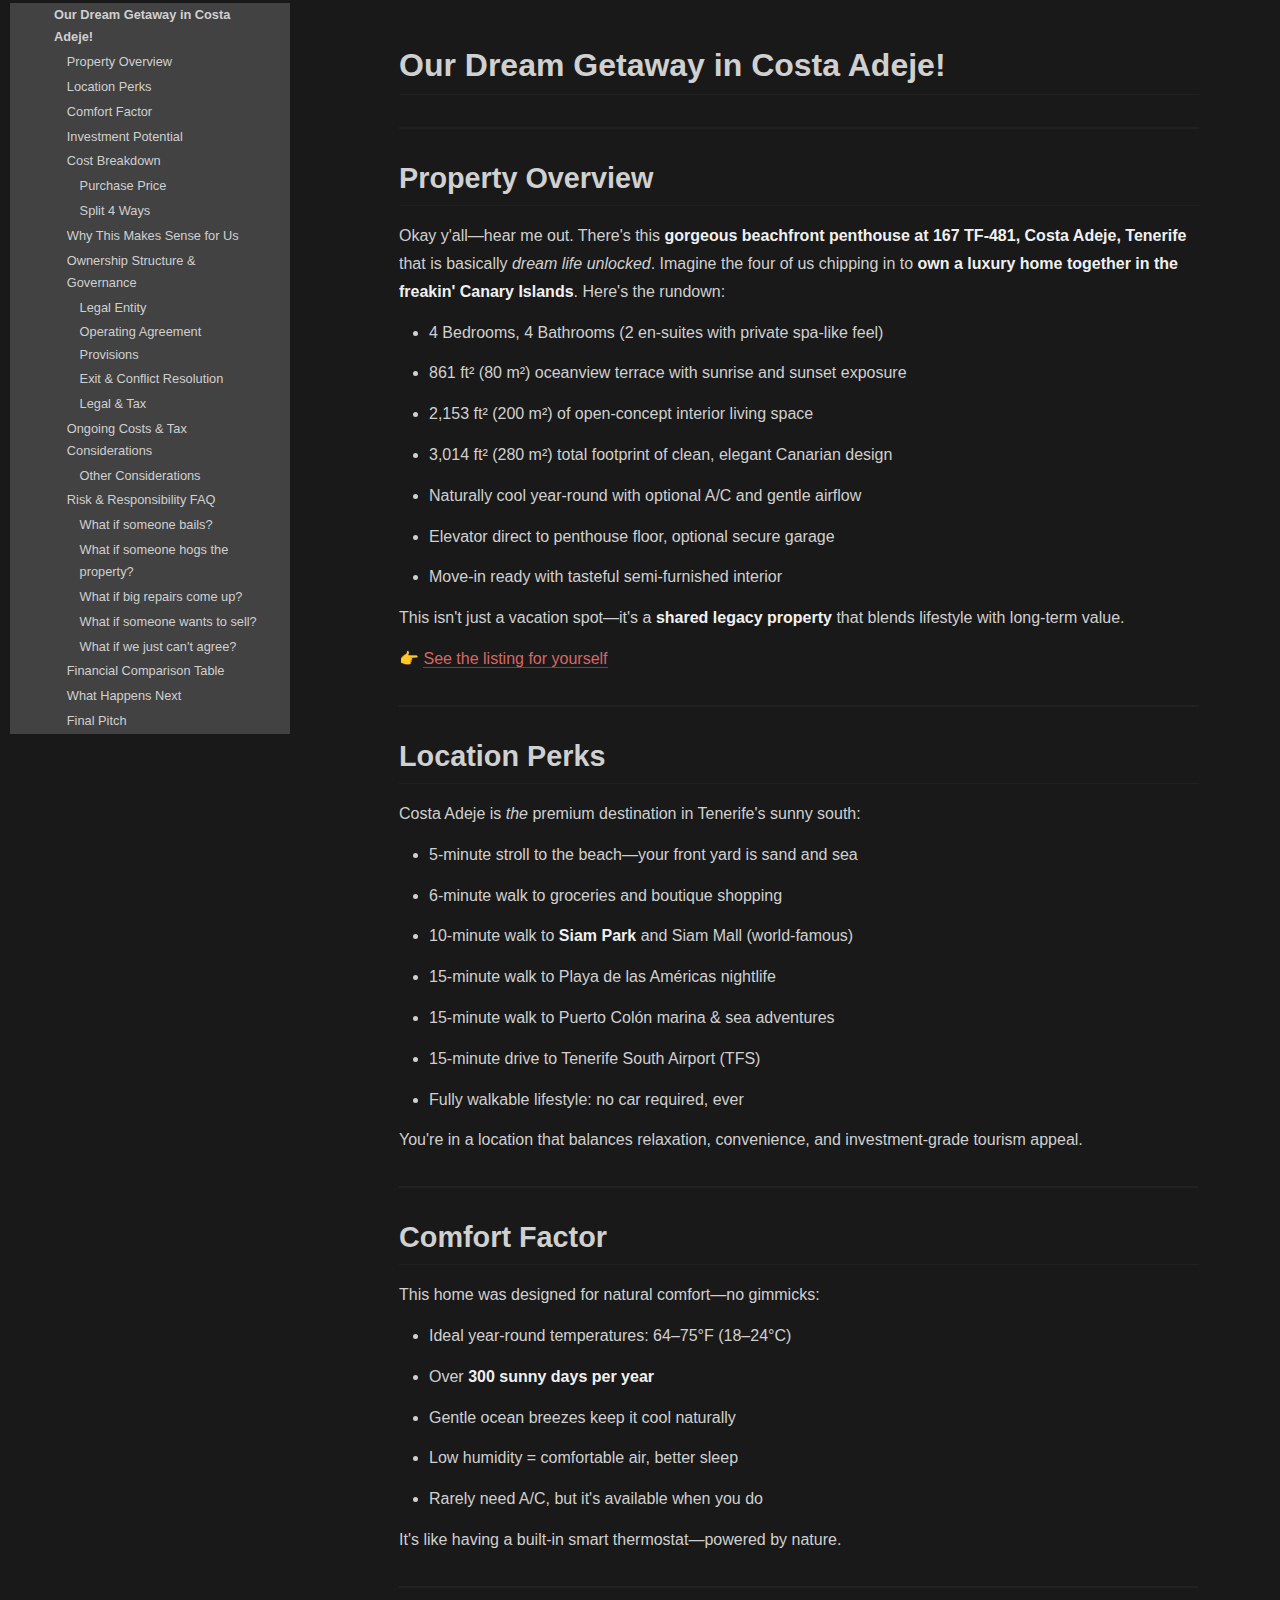
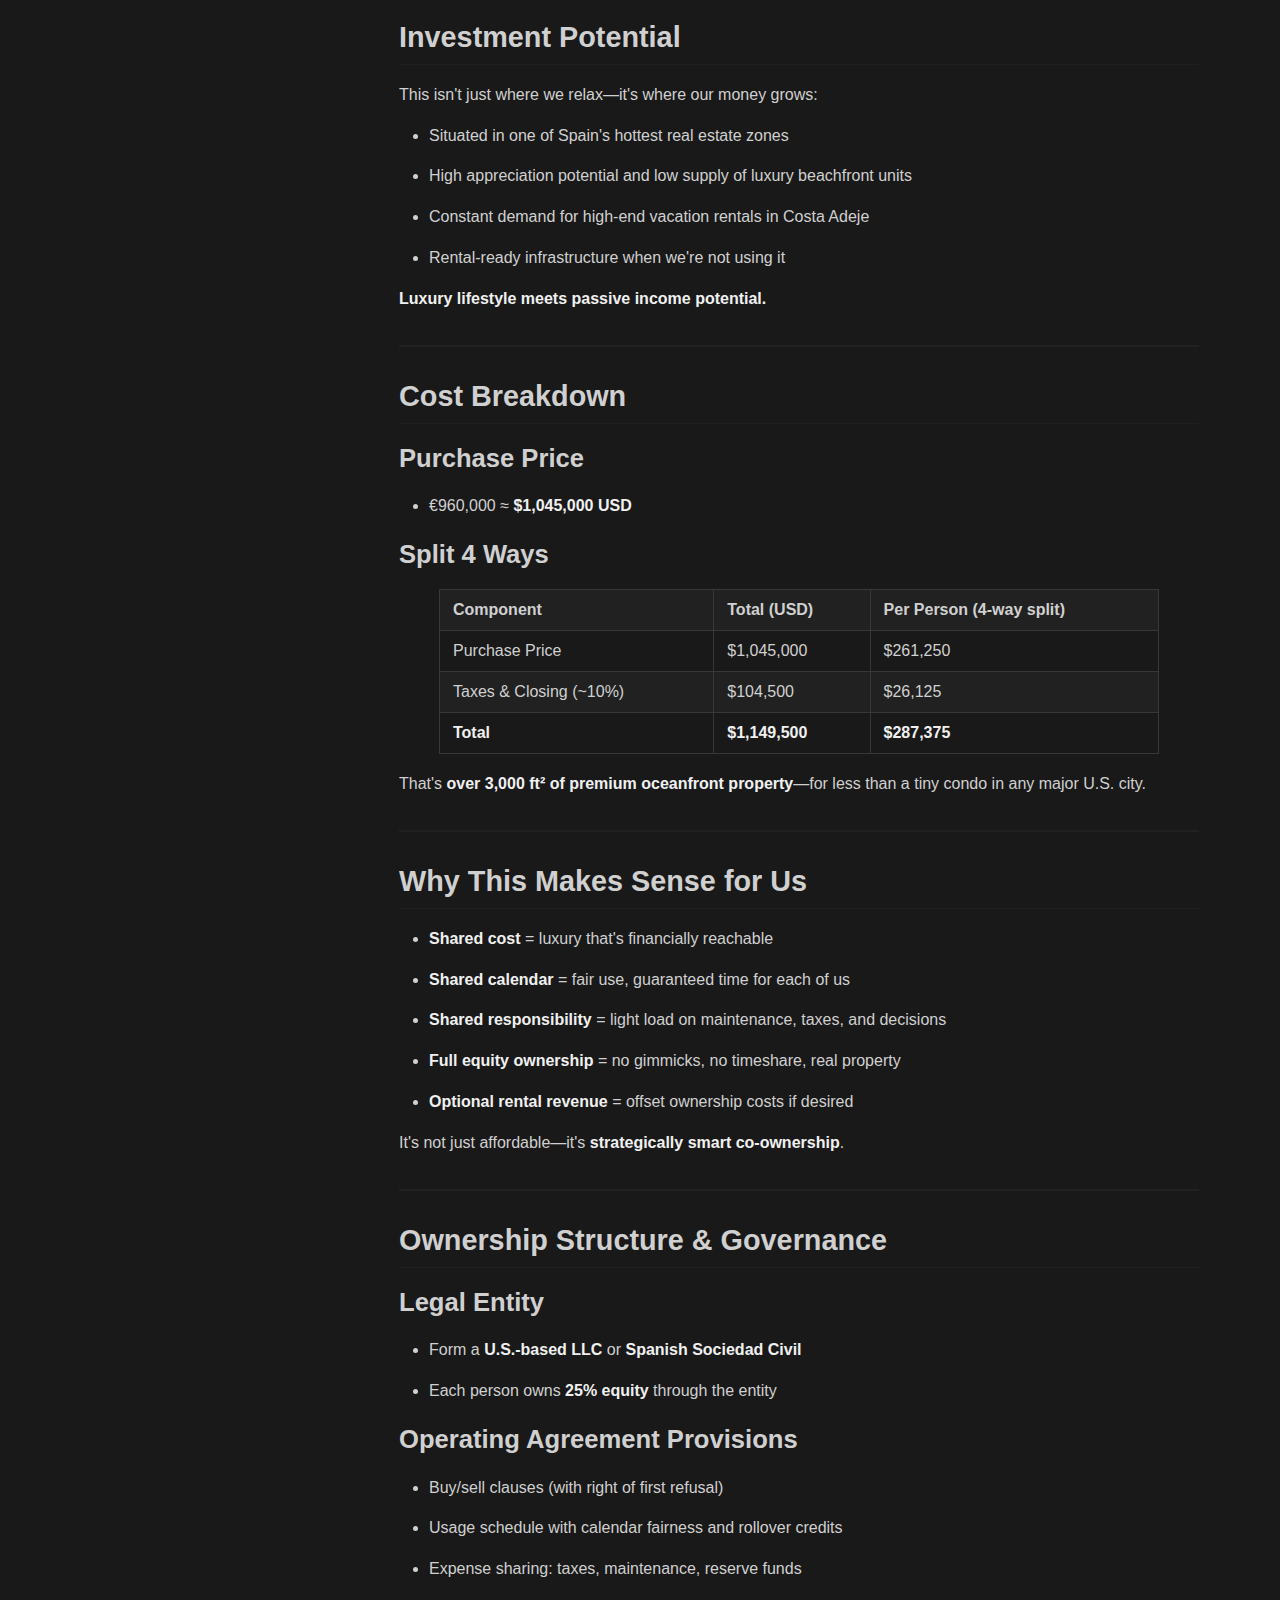
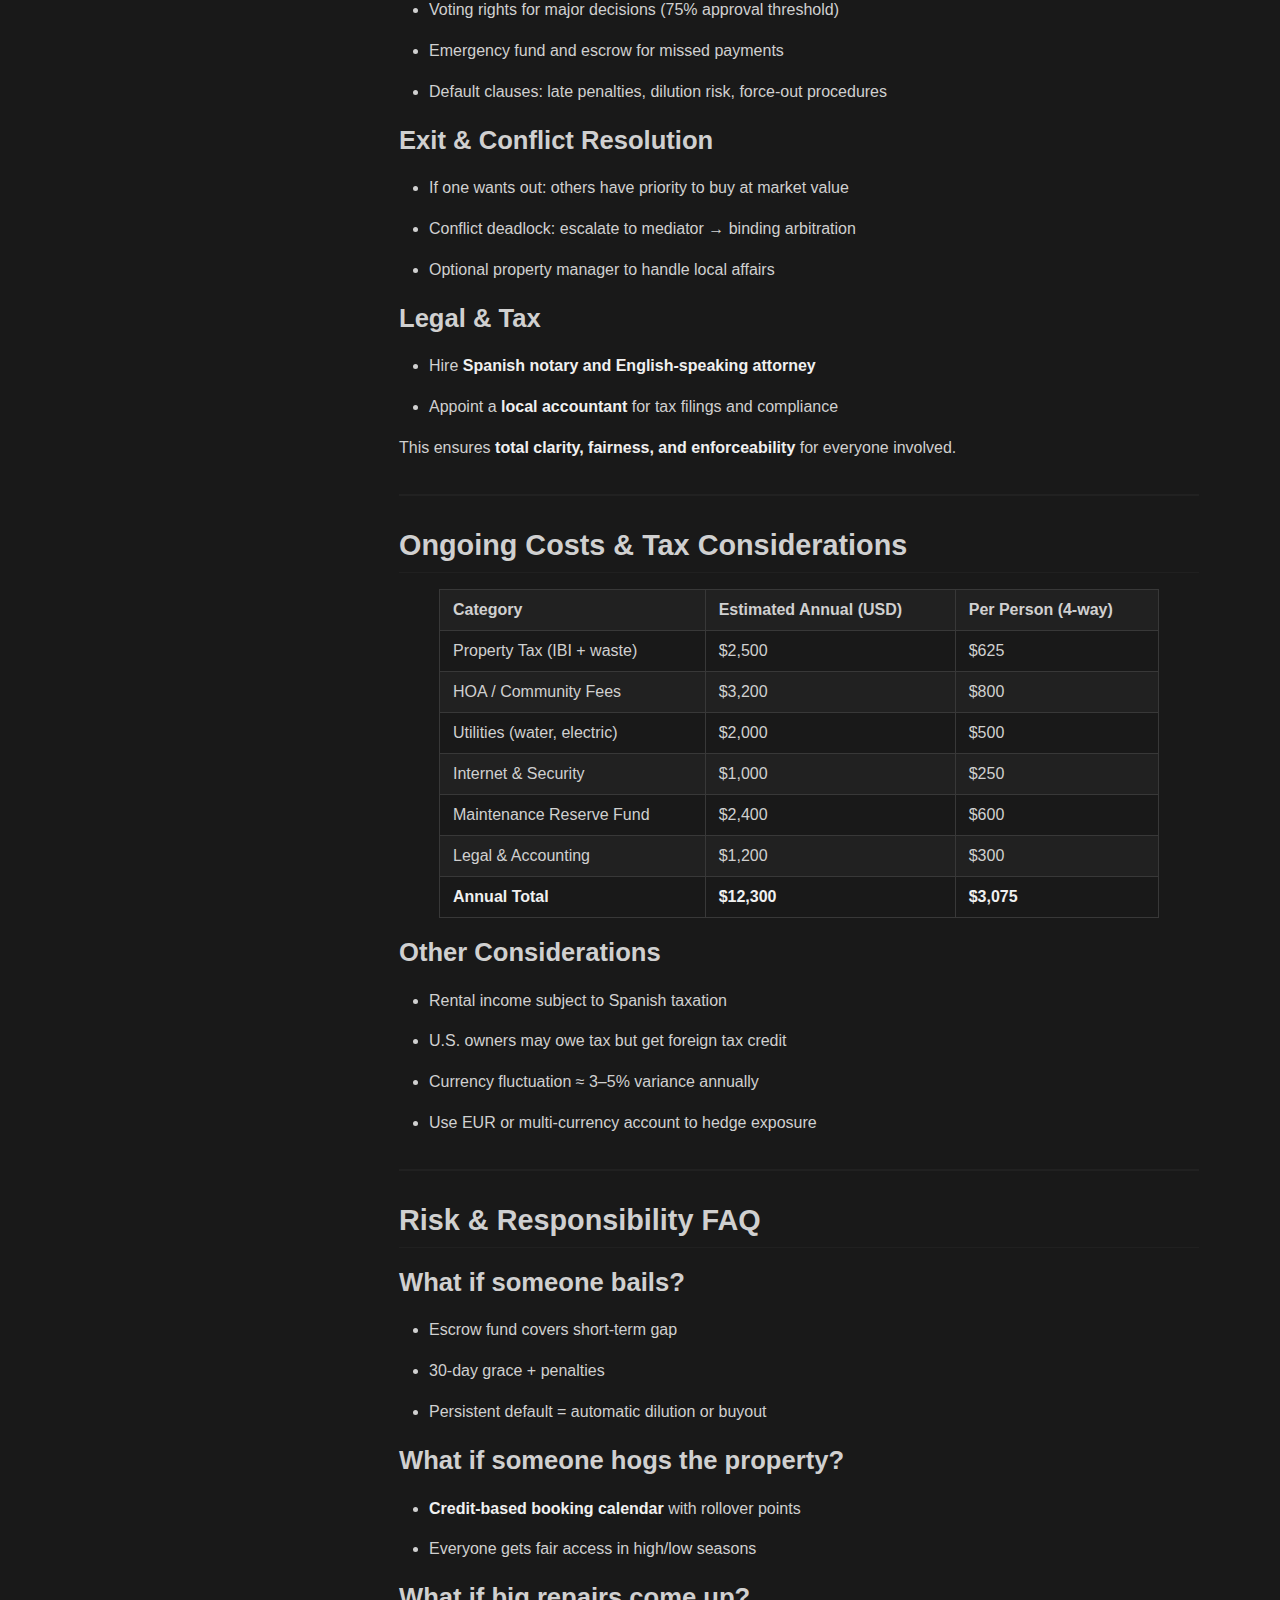
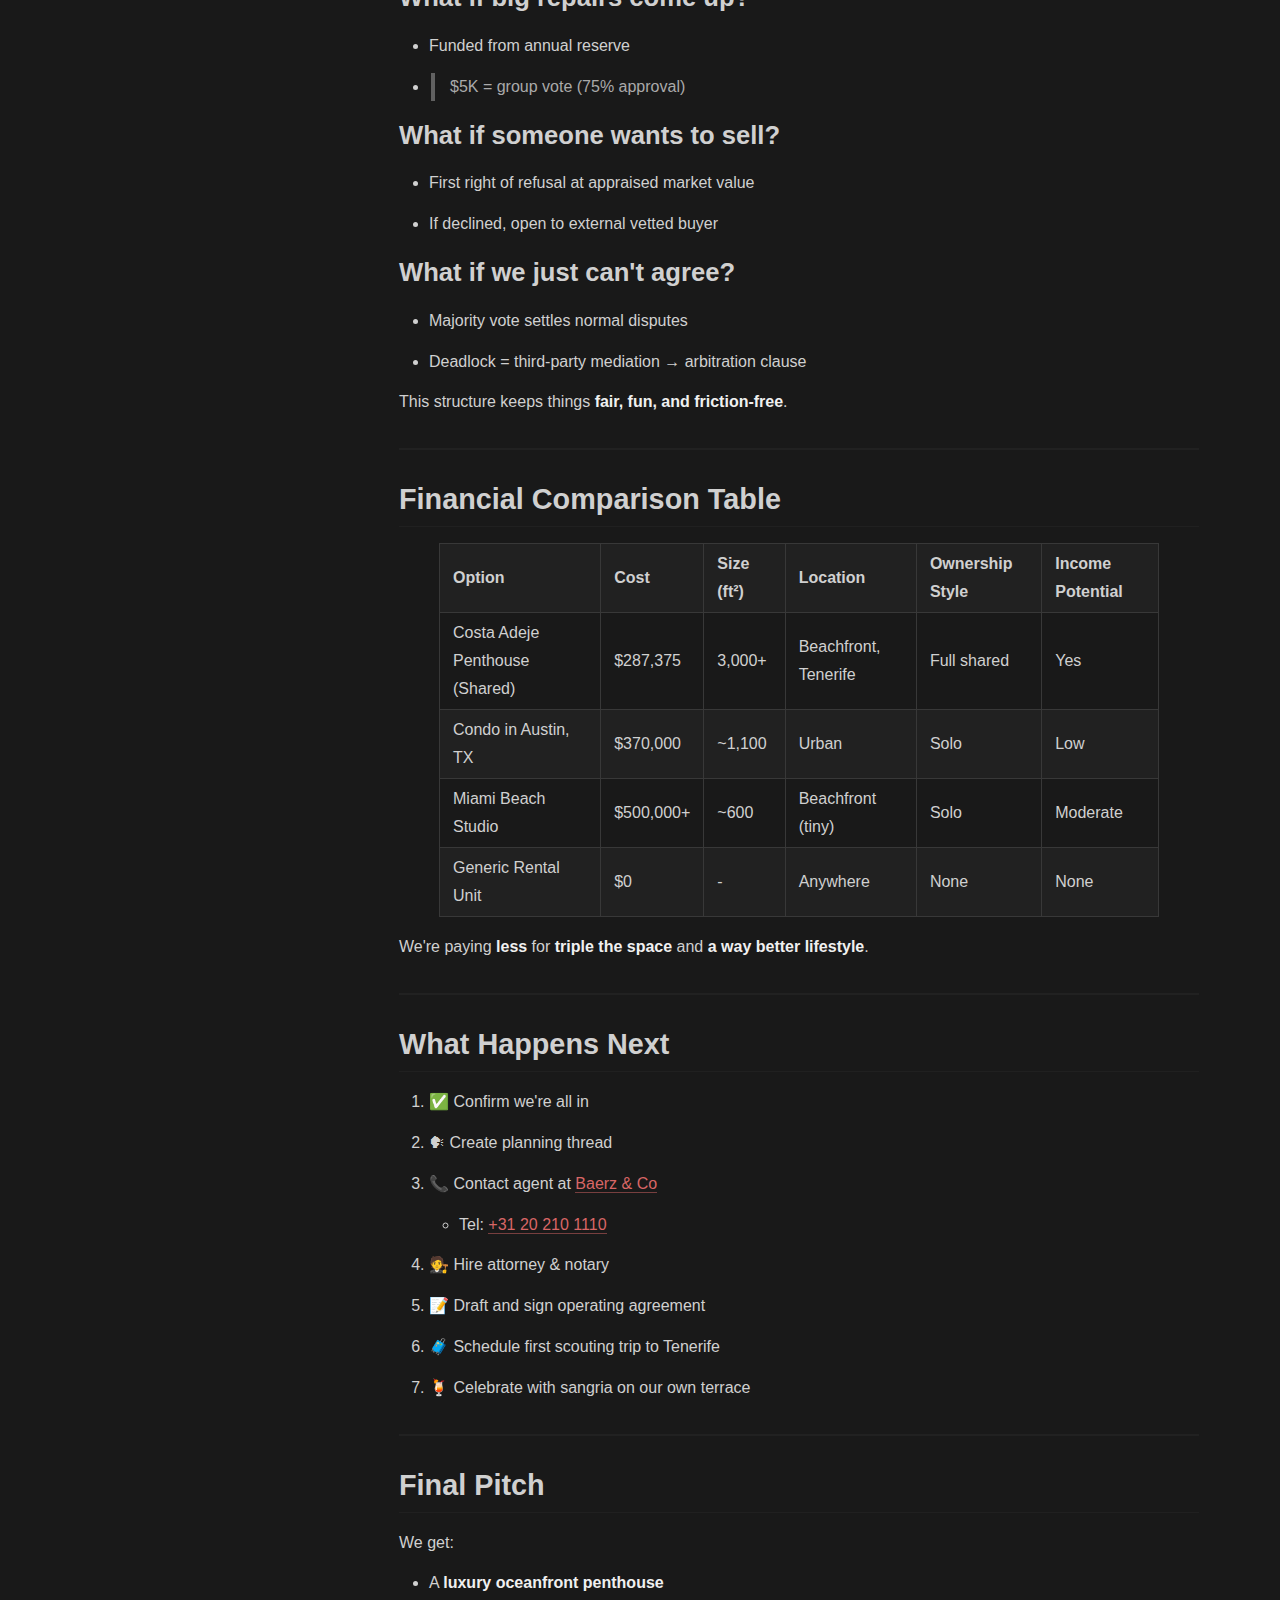
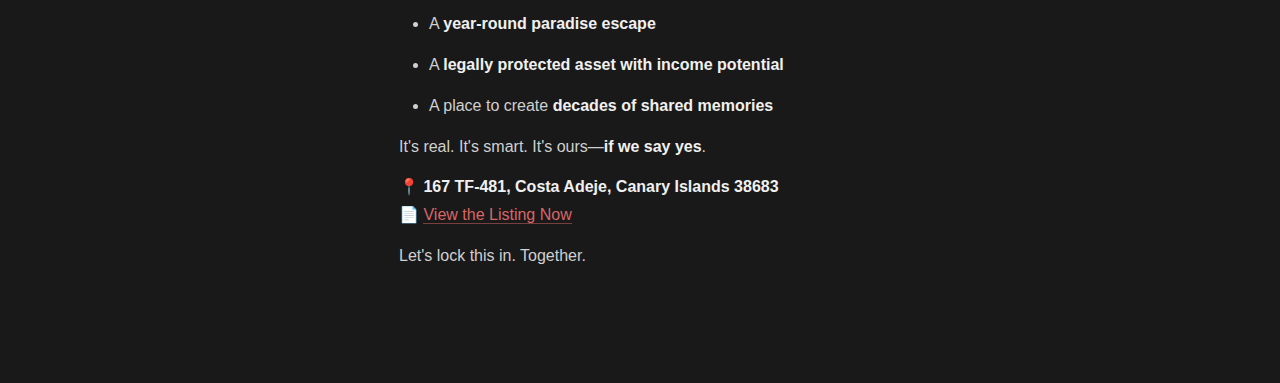
<file: index.html>
<!doctype html>
<html>

<head>
    <meta charset='UTF-8'>
    <meta name='viewport' content='width=device-width initial-scale=1'>
    <link rel="stylesheet" href="css/reset.css">
    <link rel="stylesheet" href="css/typography.css">
    <link rel="stylesheet" href="css/layout.css">
    <link rel="stylesheet" href="css/theme-dark.css">
    <link rel="stylesheet" href="css/outline.css">
    <link rel="stylesheet" href="css/loading.css">
    <title>Yes I Bought A Domain For This | Costa Adeje Property</title>
</head>

<body class='typora-export os-windows typora-export-show-outline typora-export-no-collapse-outline'>
    <div class='typora-export-content'>
        <div class="typora-export-sidebar">
            <div class="outline-content" id="outline-content">
                <!-- Outline content will be loaded dynamically -->
            </div>
        </div>
        <div id='write' class=''>
            <!-- Content will be loaded dynamically -->
            <div class="loading-indicator">Loading content...</div>
        </div>
    </div>

    <script src="js/outline.js"></script>
    <script src="js/component-loader.js"></script>
</body>

</html>
</file>
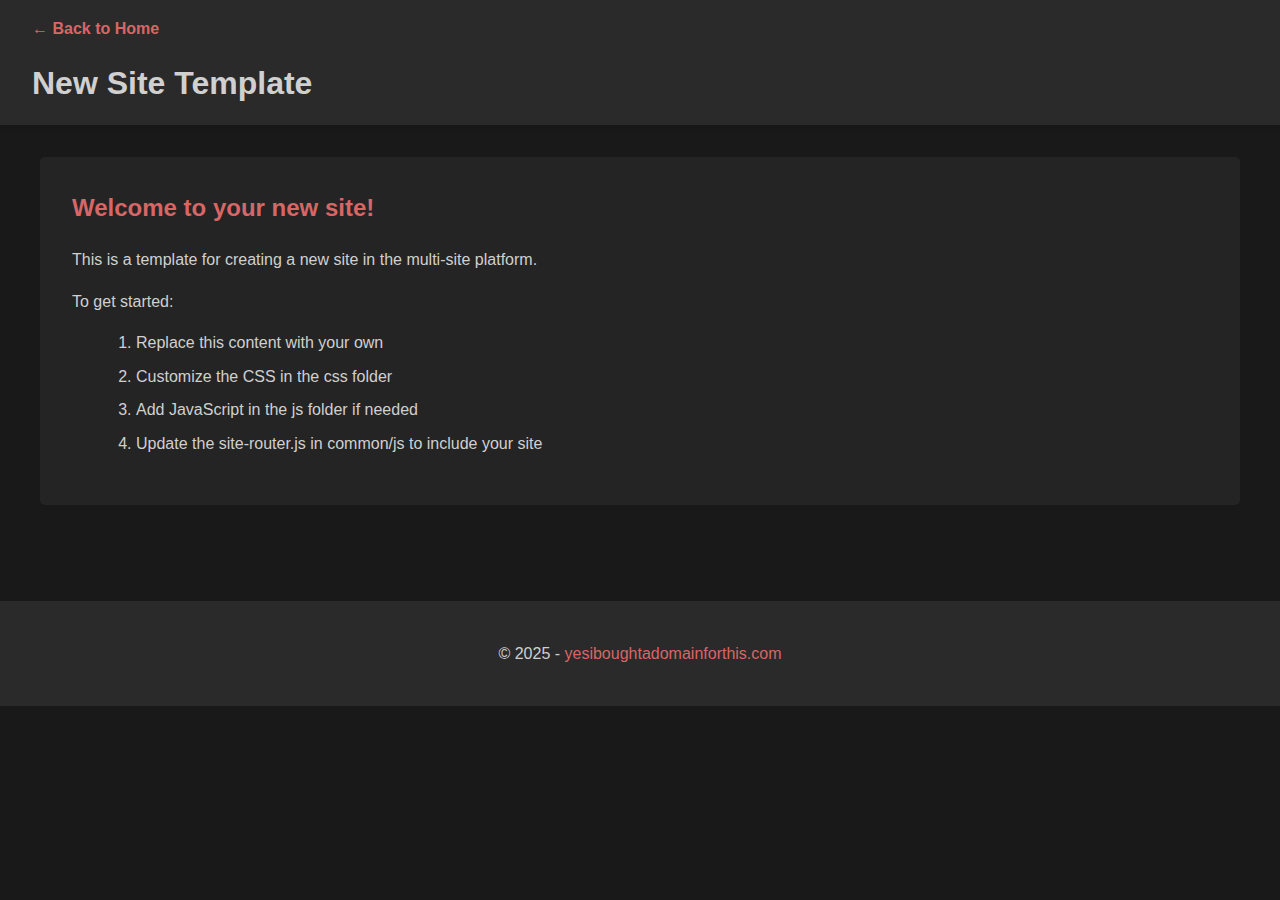
<file: sites/template/index.html>
<!DOCTYPE html>
<html lang="en">
<head>
    <meta charset="UTF-8">
    <meta name="viewport" content="width=device-width, initial-scale=1.0">
    <title>New Site | yesiboughtadomainforthis.com</title>
    <link rel="stylesheet" href="css/styles.css">
</head>
<body>
    <header>
        <nav>
            <a href="/" class="home-link">← Back to Home</a>
        </nav>
        <h1>New Site Template</h1>
    </header>
    
    <main>
        <section>
            <h2>Welcome to your new site!</h2>
            <p>This is a template for creating a new site in the multi-site platform.</p>
            <p>To get started:</p>
            <ol>
                <li>Replace this content with your own</li>
                <li>Customize the CSS in the css folder</li>
                <li>Add JavaScript in the js folder if needed</li>
                <li>Update the site-router.js in common/js to include your site</li>
            </ol>
        </section>
    </main>
    
    <footer>
        <p>&copy; 2025 - <a href="https://github.com/jkindrix/yesiboughtadomainforthis">yesiboughtadomainforthis.com</a></p>
    </footer>
</body>
</html>
</file>
<file: css/typography.css>
/* Typography styles */
h1,
h2,
h3,
h4,
h5,
h6 {
    break-after: avoid-page;
    break-inside: avoid;
    orphans: 4;
    position: relative;
    margin-top: 2rem;
    margin-bottom: 1rem;
    font-weight: bold;
    line-height: 1.4;
    cursor: text;
}

h1:hover a.anchor,
h2:hover a.anchor,
h3:hover a.anchor,
h4:hover a.anchor,
h5:hover a.anchor,
h6:hover a.anchor {
    text-decoration: none;
}

p {
    orphans: 4;
    line-height: inherit;
}

h1 {
    font-size: 2rem;
    padding-bottom: 0.3em;
    line-height: 1.2;
    border-bottom: 1px solid #202020;
}

h2 {
    font-size: 1.8rem;
    padding-bottom: 0.3em;
    line-height: 1.225;
    border-bottom: 1px solid #202020;
}

h3 {
    font-size: 1.6rem;
    line-height: 1.43;
}

h4 {
    font-size: 1.4rem;
}

h5 {
    font-size: 1.2rem;
}

h6 {
    font-size: 1rem;
    color: #777;
}

.md-math-block,
.md-rawblock,
h1,
h2,
h3,
h4,
h5,
h6,
p {
    margin-top: 1rem;
    margin-bottom: 1rem;
}

p,
blockquote,
ul,
ol,
dl,
table {
    margin: 0.8em 0;
    text-align: left;
}

strong,
b {
    color: #f0f0f0;
}

code,
pre,
samp,
tt {
    font-family: var(--monospace);
}

blockquote {
    border-left: 4px solid #aaaaaa80;
    margin-left: 2px;
    padding: 0 15px;
    color: #aaa;
}

blockquote blockquote {
    padding-right: 0;
}

li>ol,
li>ul {
    margin: 0 0;
}

ul,
ol {
    padding-left: 30px;
}

ul:first-child,
ol:first-child {
    margin-top: 0;
}

ul:last-child,
ol:last-child {
    margin-bottom: 0;
}

hr {
    height: 2px;
    padding: 0;
    margin: 32px 0;
    background-color: #212121;
    border: 0 none;
    overflow: hidden;
    box-sizing: content-box;
}
</file>
<file: css/layout.css>
/* Layout styles */
#write {
    margin: 0px auto;
    height: auto;
    width: inherit;
    word-break: normal;
    overflow-wrap: break-word;
    position: relative;
    white-space: normal;
    overflow-x: visible;
    padding-top: 36px;
    max-width: 860px;
    margin: 0 auto;
    padding: 30px;
    padding-bottom: 100px;
}

#write>ul:first-child,
#write>ol:first-child {
    margin-top: 30px;
}

#write h1,
#write h2,
#write h3,
#write h4,
#write h5,
#write h6,
#write p,
#write pre {
    width: inherit;
    position: relative;
}

#write svg h1,
#write svg h2,
#write svg h3,
#write svg h4,
#write svg h5,
#write svg h6,
#write svg p {
    position: static;
}

.typora-export-content {
    max-width: 1440px;
    margin: auto;
    display: flex;
    flex-direction: row;
}

.typora-export-sidebar {
    width: 300px;
    font-size: 0.8rem;
    margin-top: 80px;
    margin-right: 18px;
}

.typora-export-show-outline #write {
    --webkit-flex: 2;
    flex: 2 1 0%;
}

.typora-export-sidebar .outline-content {
    position: fixed;
    top: 0px;
    max-height: 100%;
    overflow: hidden auto;
    padding-bottom: 30px;
    padding-top: 60px;
    width: 300px;
}

@media screen and (max-width: 1024px) {
    .typora-export-sidebar,
    .typora-export-sidebar .outline-content {
        width: 240px;
    }
}

@media screen and (max-width: 800px) {
    .typora-export-sidebar {
        display: none;
    }
}

@media screen and (max-width: 500px) {
    body.typora-export {
        padding-left: 0px;
        padding-right: 0px;
    }

    #write {
        padding-left: 20px;
        padding-right: 20px;
    }
}

/* Table styles */
table {
    border-collapse: collapse;
    border-spacing: 0px;
    width: 100%;
    overflow: auto;
    break-inside: auto;
    text-align: left;
    padding: 0;
    word-break: initial;
    background-color: var(--bg-color);
}

table tr {
    border-top: 1px solid #212121;
    margin: 0;
    padding: 0;
}

table tr:nth-child(2n),
thead {
    background-color: #212121;
}

table tr th {
    font-weight: bold;
    border: 1px solid #383838;
    border-bottom: 0;
    text-align: left;
    margin: 0;
    padding: 6px 13px;
}

table tr td {
    border: 1px solid #383838;
    text-align: left;
    margin: 0;
    padding: 6px 13px;
}

table tr th:first-child,
table tr td:first-child {
    margin-top: 0;
}

table tr th:last-child,
table tr td:last-child {
    margin-bottom: 0;
}
</file>
<file: css/theme-dark.css>
/* Dark theme */
:root {
    --side-bar-bg-color: #212121;
    --control-text-color: #aaa;
    --active-file-bg-color: #383838;
    --control-text-hover-color: #ddd;
    --item-hover-bg-color: #404040;
    --text-color: #c0c0c0;
    --blur-text-color: #80808080;
    --bg-color: #191919;
    --select-text-bg-color: #663f3f !important;
    --monospace: "IBM Plex Mono", "Fira Code", "微软雅黑", monospace !important;
    --window-border: 1px solid #404040;
    --rawblock-edit-panel-bd: #212121;
    --mermaid-theme: dark;
    --mermaid-font-family: "IBM Plex Mono", "Fira Code", "微软雅黑", monospace !important;
    --mermaid-sequence-numbers: off;
    --mermaid-flowchart-curve: basis;
    --mermaid--gantt-left-padding: 100;
    --heading-char-color: #aaa;
    --meta-content-color: #6794bc;
    --primary-color: #d86666;
}

html {
    font-size: 16px;
}

body {
    font-family: "IBM Plex Sans", "Microsoft YaHei", "微软雅黑", "Open Sans", "Clear Sans", "Helvetica Neue",
        Helvetica, Arial, sans-serif;
    color: #d0d0d0;
    background-color: var(--bg-color);
    line-height: 1.75;
    scroll-behavior: smooth;
}

::-webkit-scrollbar-thumb {
    background: #42424280 !important;
}

.menu-item-container a.menu-style-btn {
    background: #424242;
}

#write a {
    color: #d86666;
    text-decoration: none !important;
    border-bottom: 1px solid #d8666680;
}

mark {
    background: rgb(255, 255, 0);
    color: rgb(0, 0, 0);
}

/* Code mirror theming */
.md-fences,
code,
tt {
    border: 1px solid #424242;
    background-color: #42424280;
    border-radius: 3px;
    padding: 2px 4px 1px 4px;
    font-size: 0.85em;
}

.cm-s-inner .cm-keyword {
    color: rgb(189, 97, 201);
}

.cm-s-inner .cm-atom,
.cm-s-inner.cm-atom {
    color: rgb(131, 115, 236);
}

.cm-s-inner .cm-number {
    color: rgb(73, 190, 143);
}

.cm-s-inner .cm-def {
    color: rgb(123, 123, 255);
}

.cm-s-inner .cm-variable {
    color: rgb(199, 199, 199);
}

.cm-s-inner .cm-variable-2 {
    color: rgb(131, 166, 201);
}

.cm-s-inner .cm-variable-3 {
    color: rgb(153, 197, 181);
}

.cm-s-inner .cm-string {
    color: rgb(194, 104, 104);
}

.cm-s-inner .cm-property {
    color: rgb(199, 199, 199);
}

.cm-s-inner .cm-operator {
    color: #b67e7e;
}

.cm-s-inner .cm-comment,
.cm-s-inner.cm-comment {
    color: rgb(216, 158, 99);
}
</file>
<file: css/outline.css>
/* Outline styles */
.outline-content {
    padding: 3px 10px !important;
    text-align: left !important;
}

.outline-content li,
.outline-content ul {
    margin-left: 0px;
    margin-right: 0px;
    padding-left: 0px;
    padding-right: 0px;
    list-style: none;
    overflow-wrap: anywhere;
}

.outline-content ul {
    margin-top: 0px;
    margin-bottom: 0px;
}

.outline-content strong {
    font-weight: 400;
}

.outline-expander {
    width: 1rem;
    height: 1.42857rem;
    position: relative;
    display: table-cell;
    vertical-align: middle;
    cursor: pointer;
    padding-left: 4px;
}

.outline-expander::before {
    content: "";
    position: relative;
    font-family: Ionicons;
    display: inline-block;
    font-size: 8px;
    vertical-align: middle;
}

.outline-item {
    padding-top: 3px;
    padding-bottom: 3px;
    cursor: pointer;
}

.outline-expander:hover::before {
    content: "";
}

.outline-h1>.outline-item {
    padding-left: 0px;
}

.outline-h2>.outline-item {
    padding-left: 1em;
}

.outline-h3>.outline-item {
    padding-left: 2em;
}

.outline-h4>.outline-item {
    padding-left: 3em;
}

.outline-h5>.outline-item {
    padding-left: 4em;
}

.outline-h6>.outline-item {
    padding-left: 5em;
}

.outline-label {
    cursor: pointer;
    display: table-cell;
    vertical-align: middle;
    text-decoration: none;
    color: inherit;
}

.outline-label:hover {
    text-decoration: underline;
}

.outline-item:hover {
    border-color: rgb(245, 245, 245);
    background-color: var(--item-hover-bg-color);
}

.outline-item:hover {
    margin-left: -28px;
    margin-right: -28px;
    border-left: 28px solid transparent;
    border-right: 28px solid transparent;
}

.outline-item-single .outline-expander::before,
.outline-item-single .outline-expander:hover::before {
    display: none;
}

.outline-item-open>.outline-item>.outline-expander::before {
    content: "";
}

.outline-children {
    display: none;
}

.outline-item-open>.outline-children {
    display: block;
}

.outline-item-active {
    margin-left: -28px;
    margin-right: -28px;
    border-left: 28px solid transparent;
    border-right: 28px solid transparent;
    background-color: #424242;
    border-color: #424242;
}

.typora-export .outline-item {
    padding-top: 1px;
    padding-bottom: 1px;
}

.typora-export .outline-item:hover {
    margin-right: -8px;
    border-right: 8px solid transparent;
}

.typora-export .outline-expander::before {
    content: "+";
    font-family: inherit;
    top: -1px;
}

.typora-export .outline-expander:hover::before,
.typora-export .outline-item-open>.outline-item>.outline-expander::before {
    content: "−";
}

.typora-export-collapse-outline .outline-children {
    display: none;
}

.typora-export-collapse-outline .outline-item-open>.outline-children,
.typora-export-no-collapse-outline .outline-children {
    display: block;
}

.typora-export-no-collapse-outline .outline-expander::before {
    content: "" !important;
}

.typora-export-show-outline .outline-item-active>.outline-item .outline-label {
    font-weight: 700;
}
</file>
<file: css/loading.css>
.loading-indicator {
    text-align: center;
    padding: 40px;
    font-size: 1.2rem;
    color: #888;
}

@keyframes spin {
    0% { transform: rotate(0deg); }
    100% { transform: rotate(360deg); }
}

.loading-indicator::before {
    content: "";
    display: block;
    width: 40px;
    height: 40px;
    margin: 0 auto 20px;
    border: 4px solid #33333380;
    border-top: 4px solid #d86666;
    border-radius: 50%;
    animation: spin 1s linear infinite;
}
</file>
<file: sites/template/css/styles.css>
/* Basic styles for new site template */
:root {
    --primary-color: #d86666;
    --bg-color: #191919;
    --text-color: #d0d0d0;
    --header-bg: #2a2a2a;
    --footer-bg: #2a2a2a;
}

body {
    font-family: 'Segoe UI', Tahoma, Geneva, Verdana, sans-serif;
    margin: 0;
    padding: 0;
    background-color: var(--bg-color);
    color: var(--text-color);
    line-height: 1.6;
}

header {
    background-color: var(--header-bg);
    padding: 1rem 2rem;
    box-shadow: 0 2px 5px rgba(0, 0, 0, 0.1);
}

nav {
    margin-bottom: 1rem;
}

.home-link {
    color: var(--primary-color);
    text-decoration: none;
    font-weight: bold;
}

.home-link:hover {
    text-decoration: underline;
}

h1 {
    margin: 0;
    font-size: 2rem;
}

main {
    max-width: 1200px;
    margin: 0 auto;
    padding: 2rem;
}

section {
    background-color: rgba(255, 255, 255, 0.05);
    padding: 2rem;
    border-radius: 5px;
    margin-bottom: 2rem;
}

h2 {
    color: var(--primary-color);
    margin-top: 0;
}

ol, ul {
    margin-left: 1.5rem;
}

li {
    margin-bottom: 0.5rem;
}

footer {
    text-align: center;
    padding: 1.5rem;
    background-color: var(--footer-bg);
    margin-top: 2rem;
}

footer a {
    color: var(--primary-color);
    text-decoration: none;
}

footer a:hover {
    text-decoration: underline;
}

/* Responsive adjustments */
@media (max-width: 768px) {
    header, main {
        padding: 1rem;
    }
    
    h1 {
        font-size: 1.5rem;
    }
}
</file>
